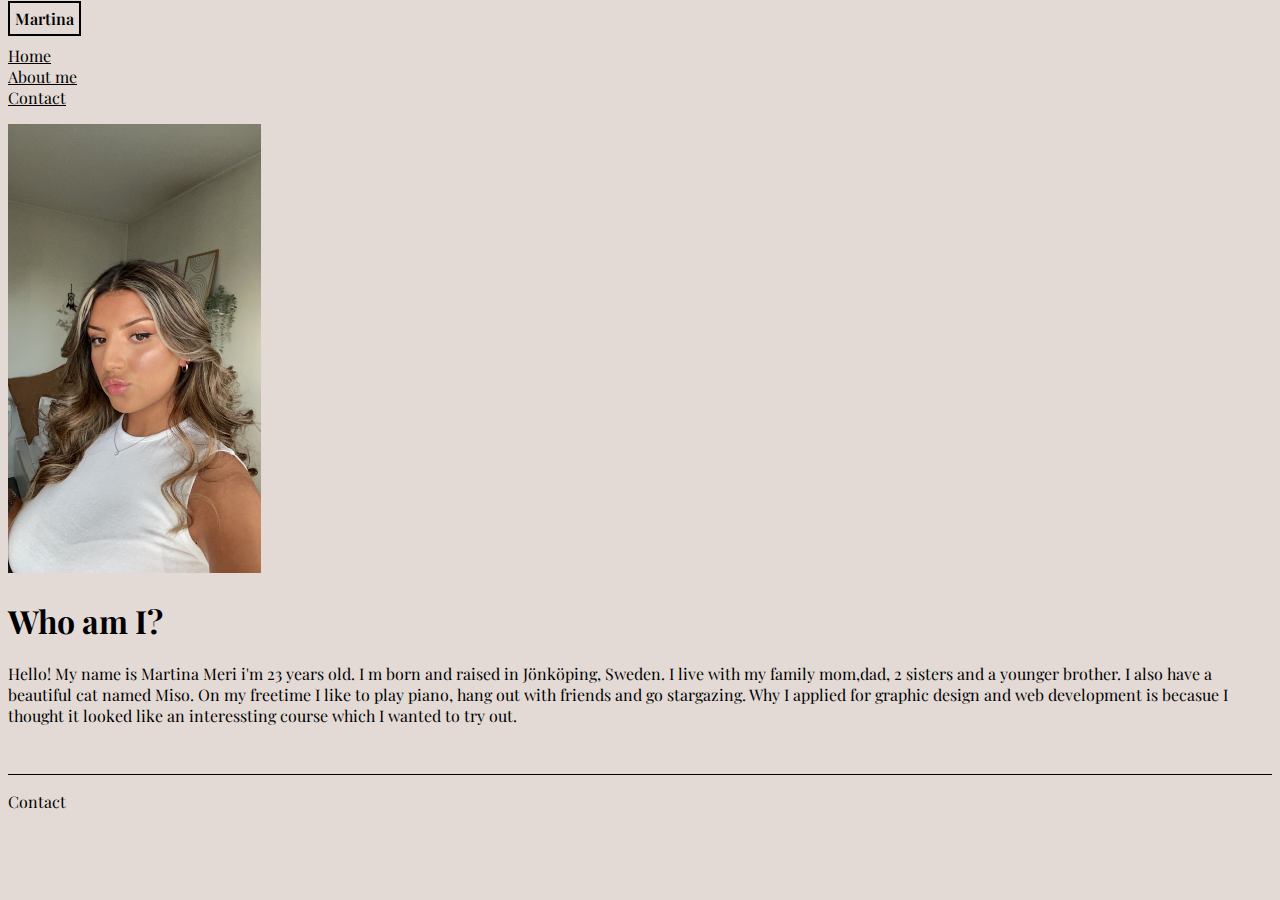
<file: index.html>
<!DOCTYPE html>
<html lang="en">
  <head>
    <meta charset="UTF-8" />
    <meta name="viewport" content="width=device-width, initial-scale=1.0" />
    <title>About me</title>
    <link rel="stylesheet" href="main.css" />
    <link rel="preconnect" href="https://fonts.googleapis.com" />
    <link rel="preconnect" href="https://fonts.gstatic.com" crossorigin />
    <link
      href="https://fonts.googleapis.com/css2?family=Playfair+Display&display=swap"
      rel="stylesheet"
    />
  </head>

  <body>
    <header>
      <p id="LOGO">Martina</p>
      <nav>
        <ul>
          <a href="#">
            <li>Home</li>
          </a>
          <a href="#">
            <li>About me</li>
          </a>
          <a href="contact.html">
            <li>Contact</li>
          </a>
        </ul>
      </nav>
    </header>
    <main>
      <img class="IMG_martina" src="IMG_martina.jpg" alt="A picture of me." />
      <h1>Who am I?</h1>
      <p>
        Hello! My name is Martina Meri i'm 23 years old. I m born and raised in
        Jönköping, Sweden. I live with my family mom,dad, 2 sisters and a
        younger brother. I also have a beautiful cat named Miso. On my freetime
        I like to play piano, hang out with friends and go stargazing. Why I
        applied for graphic design and web development is becasue I thought it
        looked like an interessting course which I wanted to try out.
      </p>
    </main>
    <footer>
      <p>Contact</p>
    </footer>
  </body>
</html>
</file>
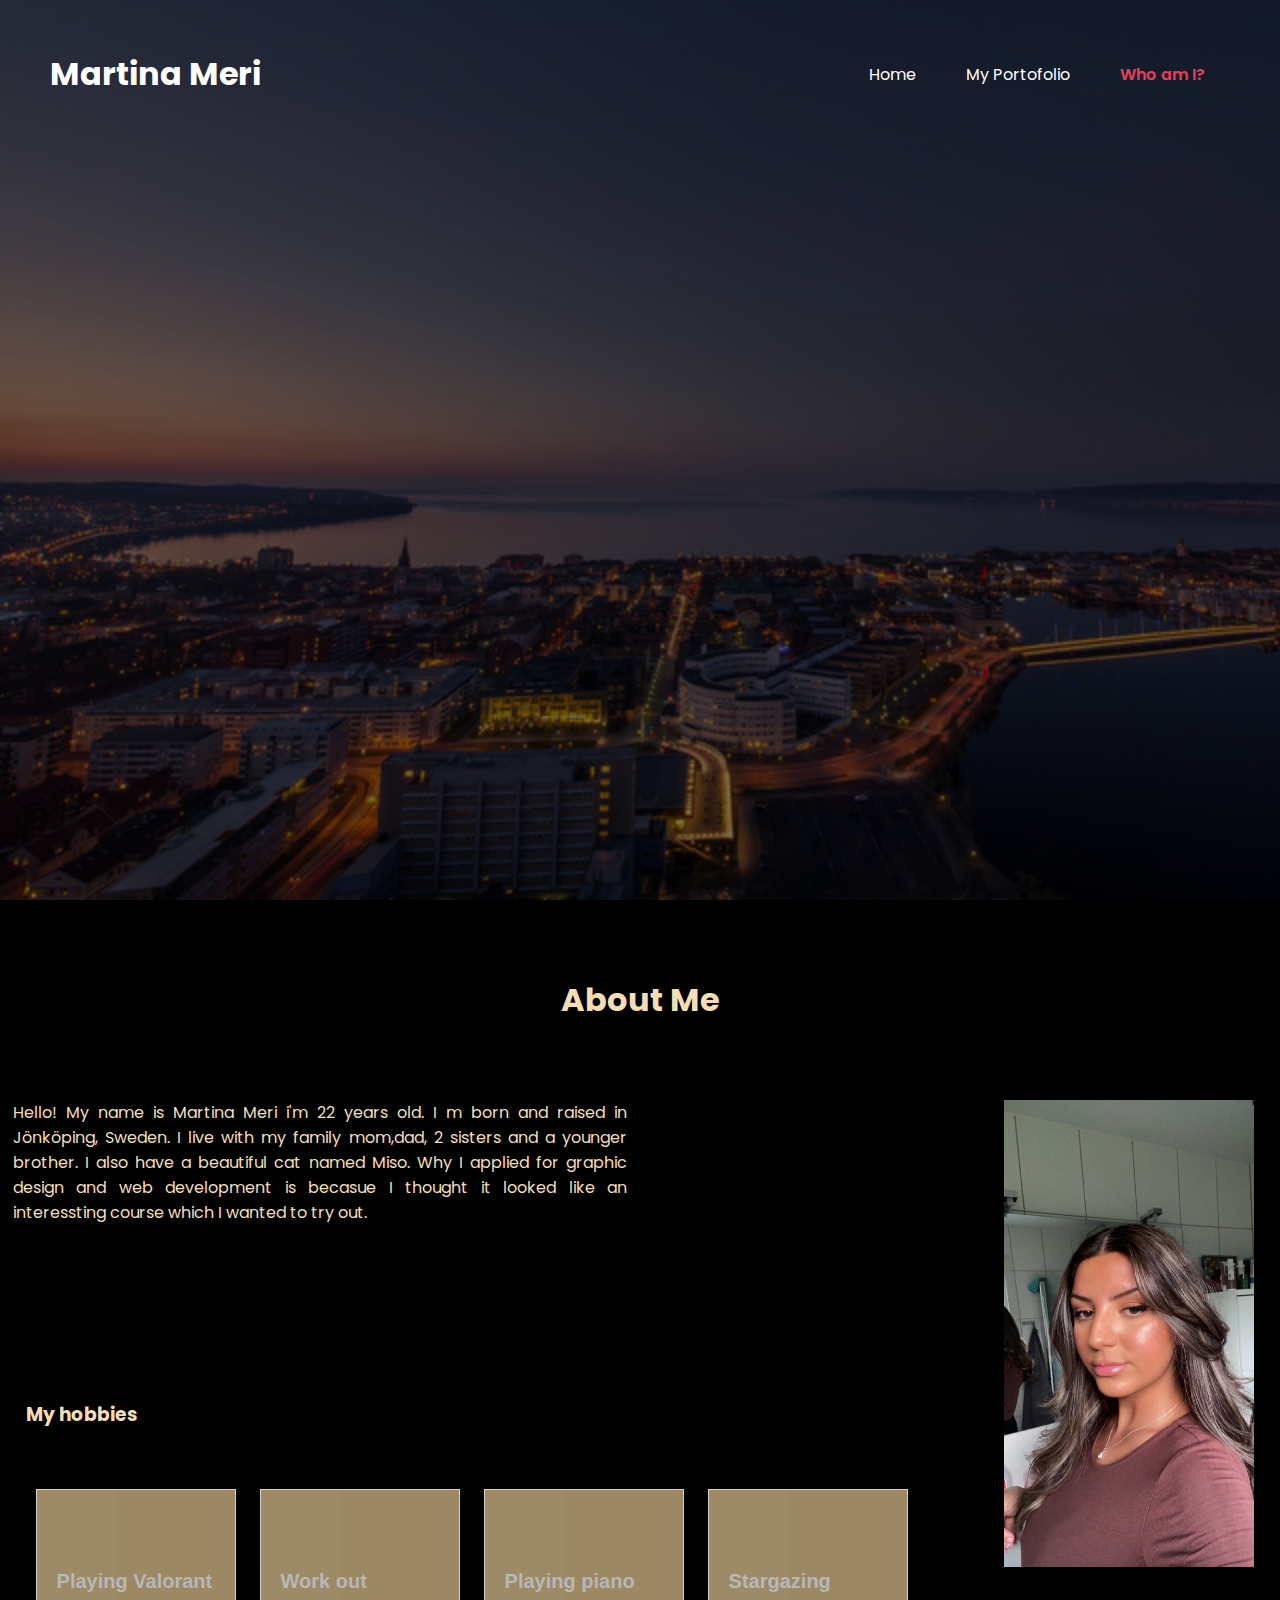
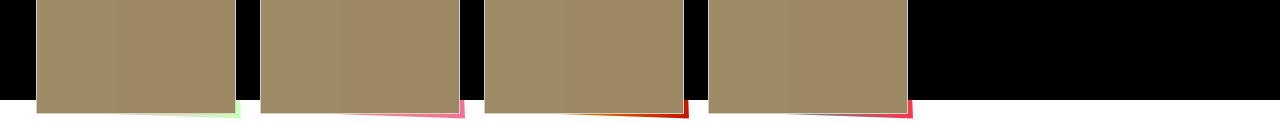
<file: AboutMe.html>
<html lang="en"><head>
    <meta charset="UTF-8">
    <meta http-equiv="X-UA-Compatible" content="IE=edge">
    <meta name="viewport" content="width=device-width, initial-scale=1.0">
    <link rel="stylesheet" href="Jonkoping.css" />
    <title>About me</title>
  </head>
  <body>
    <div style="height:60px;">
      <nav class="navbar">
          <a href="#" class="logo">Martina Meri</a>
          <div class="nav-links">
            <ul class="nav-menu">
              <li ><a href="./Jonkoping.html">Home</a></li>
              <li><a href="./Projects.html">My Portofolio</a></li>
              <li class="active"><a href="">Who am I?</a></li>
              
            </ul>
          </div>
            <i class='bx bx-grid-alt menu-hamburger'></i>
        
        </nav>
        <header class="header" style="    display: flex;
        align-items: center;
        justify-content: flex-start;">
          <div class="Title">
          
          </div>
        </header>
        <div class="Main">
          <h1 class="titles headline">About Me</h1>
      </div>
      <div class="aboutsMe">
        <div>
          Hello! My name is Martina Meri i'm 22 years old. I m born and raised
          in Jönköping, Sweden. I live with my family mom,dad, 2 sisters and a
          younger brother. I also have a beautiful cat named Miso. Why I applied for graphic design and web development
          is becasue I thought it looked like an interessting course which I wanted to try out. 
        </div>
        <div>
          <img src="IMG_1974.jpg" class="profile-image" alt="a vector dawn image of martina">
        </div>
      </div>
      <div class="aboutsMe" >
        <section style="margin-left: 2%;">
          <h3 style="color: wheat">My hobbies</h3>
          <!-- <iframe
          style="border: 1px solid rgba(0, 0, 0, 0.1)"
          width="800"
          height="450"
          src="https://www.figma.com/embed?embed_host=share&url=https%3A%2F%2Fwww.figma.com%2Ffile%2FTtQhYIHzxbwRV2lVS2HMHx%2FPopcorn-Scope%3Fnode-id%3D0%253A1"
          allowfullscreen
        ></iframe> -->
       
     
          <ul class="tilesWrap">
            <li>
              
              <h3>Playing Valorant</h3>
            </li>
            <li>
              
              <h3>Work out</h3>
            </li>
            <li>
              
              <h3>Playing piano</h3>
            </li>
            <li>
             
              <h3>Stargazing</h3>
            </li>
          </ul>
          
        </section>
      </div>

        </div>
       
    <!-- <header>Martina</header>
    <main>
      <section>
        <h1 class="headline">About me</h1>
        <p class="multi-column">
          Hello! My name is Martina Meri i'm 22 years old. I m born and raised
          in Jönköping, Sweden. I live with my family mom,dad, 2 sisters and a
          younger brother. Why I applied for graphic design and web development
          is becasue i thought it looked interessting, my main goal was to
          become an estate agent but I didn't get in.
        </p>
        <img src="images/IMG_1974.jpg" class="profile-image" alt="a vector dawn image of martina">
      </section>
      <section>
        <h3>Hobbies</h3>
        <ul>
          <li>Playing Valorant</li>
          <li>Work out</li>
          <li>Playing piano</li>
          <li>Stargazing</li>
        </ul>
        <!-- <iframe
        style="border: 1px solid rgba(0, 0, 0, 0.1)"
        width="800"
        height="450"
        src="https://www.figma.com/embed?embed_host=share&url=https%3A%2F%2Fwww.figma.com%2Ffile%2FTtQhYIHzxbwRV2lVS2HMHx%2FPopcorn-Scope%3Fnode-id%3D0%253A1"
        allowfullscreen
      ></iframe> -->
     
      <!-- </section>
      <section>
      
      </section>
    </main>
    <h3>Contact</h3>
    <footer>Martina-meri@hotmail.com</footer>
   -->

</body></html>
</file>
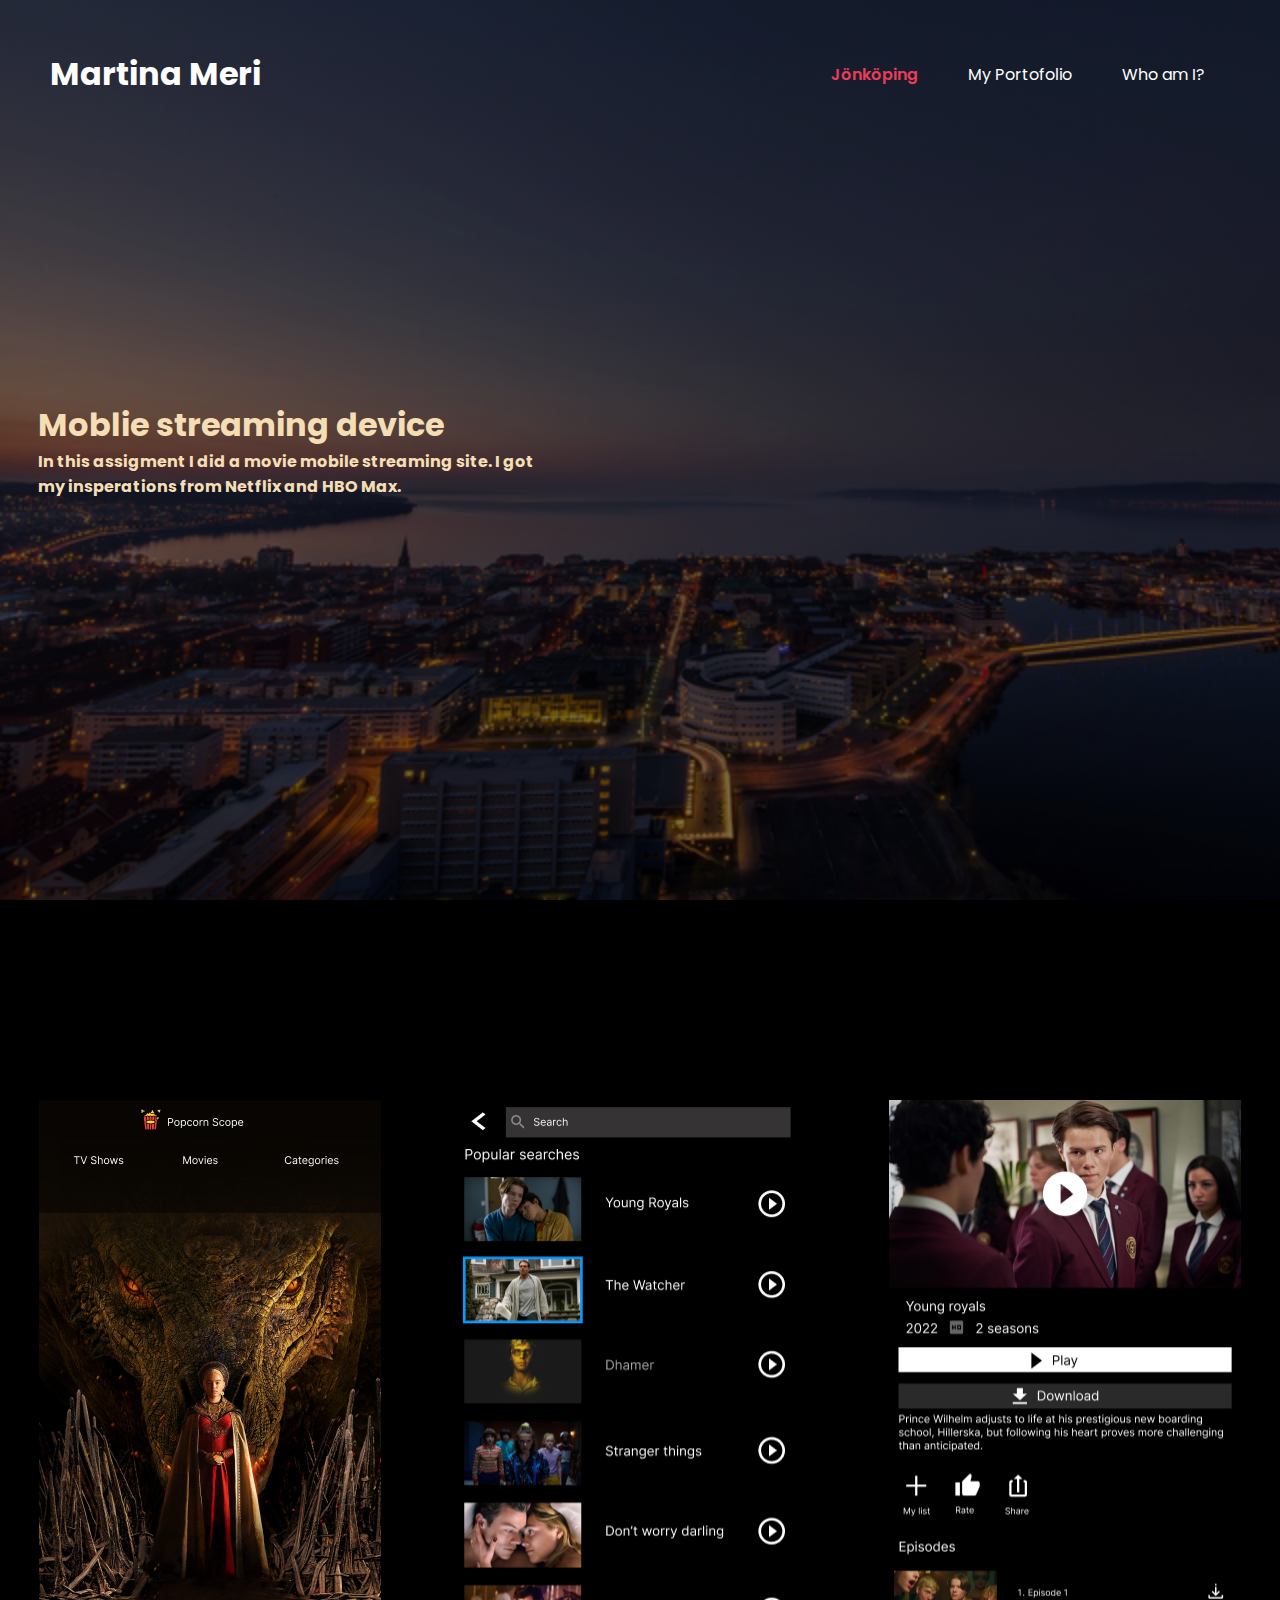
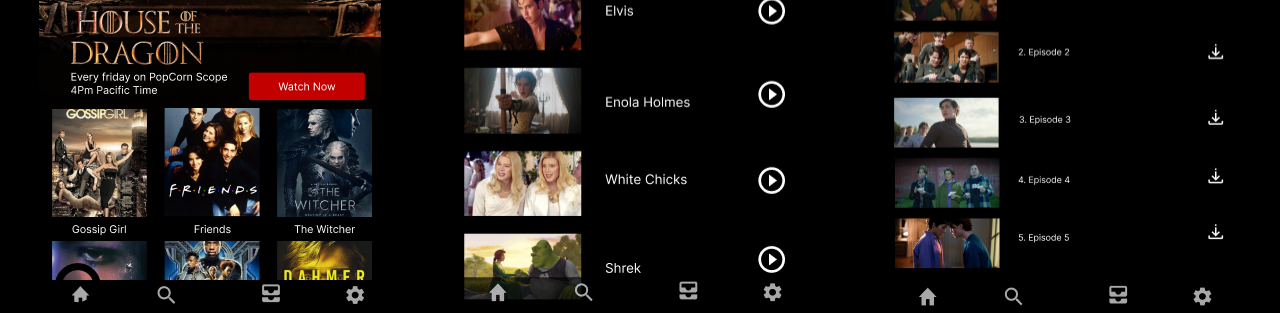
<file: Project1.html>
<!DOCTYPE html>
<html lang="en">
  <head>
    <meta charset="UTF-8" />
    <meta http-equiv="X-UA-Compatible" content="IE=edge" />
    <meta name="viewport" content="width=device-width, initial-scale=1.0" />
    <link rel="stylesheet" href="Jonkoping.css" />
  </head>
  <body>
    <div style="height: 60px">
      <nav class="navbar">
        <a href="#" class="logo">Martina Meri</a>
        <div class="nav-links">
          <ul class="nav-menu">
            <li class="active"><a href="">Jönköping</a></li>
            <li><a href="./Projects.html">My Portofolio</a></li>
            <li><a href="./AboutMe.html">Who am I?</a></li>
          </ul>
        </div>
        <i class="bx bx-grid-alt menu-hamburger"></i>
      </nav>
      <header
        class="header"
        style="display: flex; align-items: center; justify-content: flex-start"
      >
        <div class="Title">
          <h1>Moblie streaming device</h1>
          <h4> In this assigment I did a movie mobile streaming site. I got my insperations from Netflix and HBO Max.</h4>
          
        </div>
        <div class="img">
        </div>
      </header>
      <div class="Main"></div>
      
      <div style="background-color:black;display:flex;justify-content:space-around;" >
      <img class="imgS" src="Screenshot1 2022-12-05 201644.png" alt="">
      <img class="imgS" src="Screenshot2 2022-12-05 201710.png" alt="">
      <img class="imgS" src="Screenshot3 2022-12-05 201735.png" alt="">
    </div>
  </body>
</html>
</file>
<file: main.css>
* {
  font-family: "Playfair Display", serif;
  background-color: #e3dad5;
}

/* HEADER */

#LOGO {
  font-weight: 600;
  font-size: 1.2 rem;
  border: 2px solid black;
  display: inline;
  padding: 5px;
}

ul {
  list-style: none;
  padding-left: 0px;
}

a {
  color: black;
}

/* MAIN */

.IMG_martina {
  width: 20%;
}

/* FOOTER */

footer {
  margin-top: 3rem;
  border-top: 1px solid black;
}

/*Contact*/
form.formcaption {
  display: table;
}

div.formcaption {
  display: table-row;
}

label,
input {
  display: table-cell;
  margin-bottom: 10px;
}

label {
  padding-right: 10px;
}
</file>
<file: Jonkoping.css>
/*---Google font---*/
@import url("https://fonts.googleapis.com/css2?family=Poppins:wght@100;200;300;400;500;600;700;800;900&display=swap");
/*---Bases---*/
* {
  margin: 0;
  padding: 0;
  box-sizing: border-box;
}
html {
  scroll-behavior: smooth;
}
body {
  font-family: "Poppins", sans-serif;
}
ul {
  list-style: none;
}
a {
  text-decoration: none;
}
/*---Header---*/
.header {
  height: 100vh;
  width: 100vw;
  background: linear-gradient(rgba(0, 0, 0, 0.5), rgba(0, 0, 0, 0.5)),
    url("./JKPG02_800x450.jpg");
  background-size: cover;
}
/*---Navbar---*/
.navbar {
  position: absolute;
  width: 100%;
  padding: 50px;
  display: flex;
  justify-content: space-between;
  align-items: center;
}
.navbar .logo {
  font-size: 2em;
  font-weight: bold;
}
.navbar .nav-links ul {
  display: flex;
}
.navbar .nav-links ul li {
  margin: 0 25px;
}
.navbar .nav-links ul li.active a {
  color: #ed3c57;
  font-weight: 600;
}
.navbar a {
  color: white;
}
.navbar .menu-hamburger {
  display: none;
  color: white;
  position: absolute;
  top: 50px;
  right: 50px;
  font-size: 35px;
  cursor: pointer;
}

@media screen and (max-width: 900px) {
  .navbar {
    padding: 0;
  }
  .navbar .logo {
    display: none;
  }
  .navbar .menu-hamburger {
    display: block;
  }
  .nav-links {
    top: 0;
    left: -100%;
    position: absolute;
    display: flex;
    justify-content: center;
    align-items: center;
    background-color: rgba(0, 0, 0, 0.5);
    backdrop-filter: blur(8px);
    width: 100%;
    height: 100vh;
    transition: left 0.5s ease;
  }
  .nav-links.mobile-menu {
    left: 0;
  }

  .nav-links ul {
    display: flex;
    flex-direction: column;
    align-items: center;
  }
  .navbar .nav-links ul li {
    margin: 25px 0;
    font-size: 1.2em;
  }
  .menu-hamburger {
    display: block;
  }
}

.Main {
  background-color: black;
  width: 100%;
  height: 200px;
  display: flex;
  align-items: center;
  justify-content: center;
  align-content: center;
}
.Title {
  color: wheat;
  margin-left: 3%;
}
.titles {
  color: wheat;
}
.TalkingAboutJonkoping {
  background-color: black;
  width: 100%;
  color: wheat;
  height: 300px;
  display: flex;
  justify-content: space-around;
  align-items: center;
  align-content: center;
}
.TalkingAboutJonkoping > div {
  margin-left: 5%;
}
.theCity {
  background-color: black;
  width: 100%;
  color: wheat;
  height: auto;
}

a {
  color: wheat;
}
a:hover {
  color: #ed3c57;
}

.TalkingAboutJonkoping > div:hover {
  opacity: 0.5px;
  cursor: pointer;
}
#theCity {
  display: flex;
  align-items: center;
}
#theCity > div {
  width: 48%;
  margin-left: 1%;
  text-align: justify;
}
.img {
  width: 100%;
  height: auto;
}
#theNature {
  align-items: center;
  display: flex;
}
#theNature > div {
  width: 48%;
  margin-left: 1%;
  text-align: justify;
}
#thePeople {
  align-items: center;
  display: flex;
}

#thePeople > div {
  width: 48%;
  margin-left: 1%;
  text-align: justify;
}

.aboutsMe {
  width: 100%;
  height: 300px;
  background-color: black;
  display: flex;
  text-align: justify;
  color: wheat;
}

.aboutsMe > div {
  width: 48%;
  margin-left: 1%;
}

.tilesWrap {
  padding: 0;
  margin: 50px auto;
  list-style: none;
  text-align: center;
}
.tilesWrap li {
  display: inline-block;
  width: 20%;
  min-width: 200px;
  max-width: 230px;
  padding: 80px 20px 40px;
  position: relative;
  vertical-align: top;
  margin: 10px;
  font-family: "helvetica", san-serif;
  min-height: 25vh;
  background:  #9c8863;
  border: 1px solid  #d8d0c1;
  text-align: left;
}
.tilesWrap li h2 {
  font-size: 114px;
  margin: 0;
  position: absolute;
  opacity: 0.2;
  top: 50px;
  right: 10px;
  transition: all 0.3s ease-in-out;
}
.tilesWrap li h3 {
  font-size: 20px;
  color: #b7b7b7;
  margin-bottom: 5px;
}
.tilesWrap li p {
  font-size: 16px;
  line-height: 18px;
  color: #b7b7b7;
  margin-top: 5px;
}
.tilesWrap li button {
  background: transparent;
  border: 1px solid #b7b7b7;
  padding: 10px 20px;
  color: #b7b7b7;
  border-radius: 3px;
  position: relative;
  transition: all 0.3s ease-in-out;
  transform: translateY(-40px);
  opacity: 0;
  cursor: pointer;
  overflow: hidden;
}
.tilesWrap li button:before {
  content: "";
  position: absolute;
  height: 100%;
  width: 120%;
  background: #b7b7b7;
  top: 0;
  opacity: 0;
  left: -140px;
  border-radius: 0 20px 20px 0;
  z-index: -1;
  transition: all 0.3s ease-in-out;
}
.tilesWrap li:hover button {
  transform: translateY(5px);
  opacity: 1;
}
.tilesWrap li button:hover {
  color: #262a2b;
}
.tilesWrap li button:hover:before {
  left: 0;
  opacity: 1;
}
.tilesWrap li:hover h2 {
  top: 0px;
  opacity: 0.6;
}

.tilesWrap li:before {
  content: "";
  position: absolute;
  top: -2px;
  left: -2px;
  right: -2px;
  bottom: -2px;
  z-index: -1;
  background: #fff;
  transform: skew(2deg, 2deg);
}
.tilesWrap li:after {
  content: "";
  position: absolute;
  width: 40%;
  height: 100%;
  left: 0;
  top: 0;
  background: rgba(255, 255, 255, 0.02);
}
.tilesWrap li:nth-child(1):before {
  background: #c9ffbf;
  background: -webkit-linear-gradient(to right, #ffafbd, #c9ffbf);
  background: linear-gradient(to right, #ffafbd, #c9ffbf);
}
.tilesWrap li:nth-child(2):before {
  background: #f2709c;
  background: -webkit-linear-gradient(to right, #ff9472, #f2709c);
  background: linear-gradient(to right, #ff9472, #f2709c);
}
.tilesWrap li:nth-child(3):before {
  background: #c21500;
  background: -webkit-linear-gradient(to right, #ffc500, #c21500);
  background: linear-gradient(to right, #ffc500, #c21500);
}
.tilesWrap li:nth-child(4):before {
  background: #fc354c;
  background: -webkit-linear-gradient(to right, #0abfbc, #fc354c);
  background: linear-gradient(to right, #0abfbc, #fc354c);
}
.profile-image {
  float: right;
  width: 250px;
}
.profile-image:hover{ animation: tilt-shaking 0.25s infinite;
}

@keyframes tilt-shaking {
  0% { transform: rotate(0deg); }
  25% { transform: rotate(5deg); }
  50% { transform: rotate(0eg); }
  75% { transform: rotate(-5deg); }
  100% { transform: rotate(0deg); }
}
.headline {
  animation-name: funny-aboutme;
  animation-duration:2s ;
  animation-timing-function: ease-in-out;
  animation-delay: 1s; 
  animation-iteration-count: 3;
  animation-fill-mode: forwards;
  }
@keyframes funny-aboutme {
  0% {
    background-color: #d55488; 
  }
  50% {
    background-color: #eaa9e3;
  }
  100% {
    background-color: #f6dcf4;
  }
}
</file>
